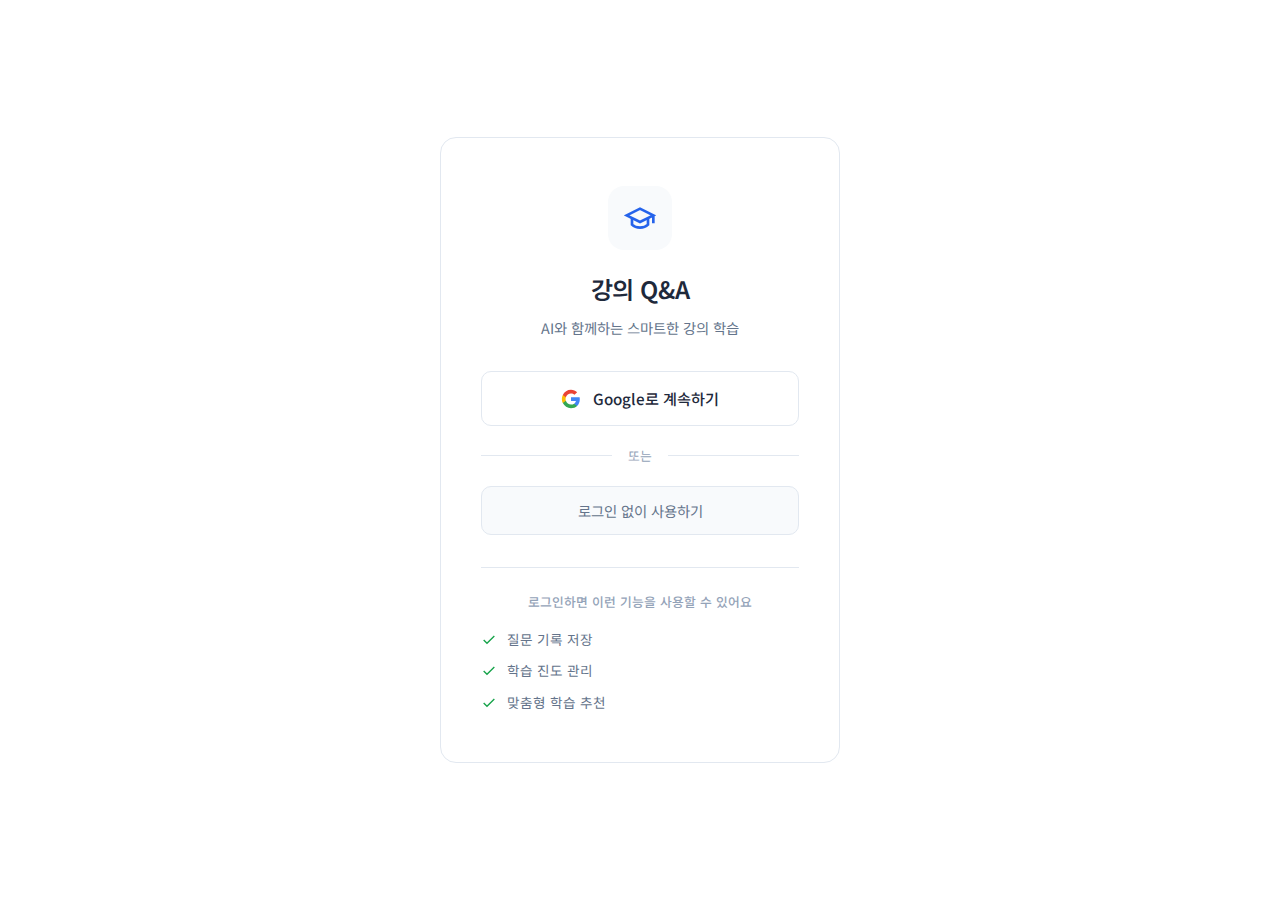
<file: templates/login.html>
<!DOCTYPE html>
<html lang="ko">
<head>
    <meta charset="UTF-8">
    <meta name="viewport" content="width=device-width, initial-scale=1.0">
    <title>로그인 - 강의 Q&A</title>
    <link rel="preconnect" href="https://fonts.googleapis.com">
    <link rel="preconnect" href="https://fonts.gstatic.com" crossorigin>
    <link href="https://fonts.googleapis.com/css2?family=Noto+Sans+KR:wght@300;400;500;700&display=swap" rel="stylesheet">
    <style>
        * {
            margin: 0;
            padding: 0;
            box-sizing: border-box;
        }

        :root {
            --primary-color: #2563eb;
            --primary-hover: #1d4ed8;
            --bg-color: #ffffff;
            --bg-secondary: #f8fafc;
            --text-primary: #1e293b;
            --text-secondary: #64748b;
            --text-muted: #94a3b8;
            --border-color: #e2e8f0;
            --success-color: #16a34a;
        }

        body {
            font-family: 'Noto Sans KR', -apple-system, BlinkMacSystemFont, sans-serif;
            background: var(--bg-color);
            min-height: 100vh;
            display: flex;
            align-items: center;
            justify-content: center;
            color: var(--text-primary);
            line-height: 1.6;
        }

        .login-container {
            background: var(--bg-color);
            padding: 48px 40px;
            border-radius: 16px;
            border: 1px solid var(--border-color);
            text-align: center;
            max-width: 400px;
            width: 90%;
        }

        .logo {
            width: 64px;
            height: 64px;
            background: var(--bg-secondary);
            border-radius: 16px;
            display: flex;
            align-items: center;
            justify-content: center;
            margin: 0 auto 20px;
        }

        .logo svg {
            width: 32px;
            height: 32px;
            color: var(--primary-color);
        }

        h1 {
            color: var(--text-primary);
            margin-bottom: 8px;
            font-size: 1.5rem;
            font-weight: 600;
            letter-spacing: -0.02em;
        }

        .subtitle {
            color: var(--text-secondary);
            margin-bottom: 32px;
            font-size: 0.9rem;
        }

        .google-btn {
            display: flex;
            align-items: center;
            justify-content: center;
            gap: 12px;
            width: 100%;
            padding: 14px 24px;
            background: var(--bg-color);
            border: 1px solid var(--border-color);
            border-radius: 10px;
            font-size: 0.95rem;
            font-weight: 500;
            color: var(--text-primary);
            cursor: pointer;
            transition: all 0.2s;
            text-decoration: none;
        }

        .google-btn:hover {
            border-color: var(--primary-color);
            background: var(--bg-secondary);
        }

        .google-btn svg {
            width: 20px;
            height: 20px;
        }

        .divider {
            display: flex;
            align-items: center;
            margin: 20px 0;
            color: var(--text-muted);
            font-size: 0.8rem;
        }

        .divider::before,
        .divider::after {
            content: '';
            flex: 1;
            height: 1px;
            background: var(--border-color);
        }

        .divider span {
            padding: 0 16px;
        }

        .guest-btn {
            display: block;
            width: 100%;
            padding: 12px 24px;
            background: var(--bg-secondary);
            border: 1px solid var(--border-color);
            border-radius: 10px;
            font-size: 0.9rem;
            color: var(--text-secondary);
            cursor: pointer;
            transition: all 0.2s;
            text-decoration: none;
        }

        .guest-btn:hover {
            background: var(--bg-color);
            border-color: var(--text-muted);
            color: var(--text-primary);
        }

        .error-msg {
            background: #fef2f2;
            color: #dc2626;
            padding: 12px;
            border-radius: 8px;
            margin-bottom: 20px;
            font-size: 0.85rem;
            border: 1px solid #fecaca;
        }

        .features {
            margin-top: 32px;
            padding-top: 24px;
            border-top: 1px solid var(--border-color);
        }

        .features h3 {
            font-size: 0.8rem;
            font-weight: 500;
            color: var(--text-muted);
            margin-bottom: 16px;
        }

        .feature-list {
            display: flex;
            flex-direction: column;
            gap: 10px;
        }

        .feature-item {
            display: flex;
            align-items: center;
            gap: 10px;
            font-size: 0.85rem;
            color: var(--text-secondary);
        }

        .feature-item svg {
            width: 16px;
            height: 16px;
            color: var(--success-color);
            flex-shrink: 0;
        }
    </style>
</head>
<body>
    <div class="login-container">
        <div class="logo">
            <svg viewBox="0 0 24 24" fill="none" stroke="currentColor" stroke-width="2">
                <path d="M22 10v6M2 10l10-5 10 5-10 5z"/>
                <path d="M6 12v5c3 3 9 3 12 0v-5"/>
            </svg>
        </div>
        <h1>강의 Q&A</h1>
        <p class="subtitle">AI와 함께하는 스마트한 강의 학습</p>

        <div id="errorMsg" class="error-msg" style="display: none;"></div>

        <a href="/auth/google" class="google-btn">
            <svg viewBox="0 0 24 24">
                <path fill="#4285F4" d="M22.56 12.25c0-.78-.07-1.53-.2-2.25H12v4.26h5.92c-.26 1.37-1.04 2.53-2.21 3.31v2.77h3.57c2.08-1.92 3.28-4.74 3.28-8.09z"/>
                <path fill="#34A853" d="M12 23c2.97 0 5.46-.98 7.28-2.66l-3.57-2.77c-.98.66-2.23 1.06-3.71 1.06-2.86 0-5.29-1.93-6.16-4.53H2.18v2.84C3.99 20.53 7.7 23 12 23z"/>
                <path fill="#FBBC05" d="M5.84 14.09c-.22-.66-.35-1.36-.35-2.09s.13-1.43.35-2.09V7.07H2.18C1.43 8.55 1 10.22 1 12s.43 3.45 1.18 4.93l2.85-2.22.81-.62z"/>
                <path fill="#EA4335" d="M12 5.38c1.62 0 3.06.56 4.21 1.64l3.15-3.15C17.45 2.09 14.97 1 12 1 7.7 1 3.99 3.47 2.18 7.07l3.66 2.84c.87-2.6 3.3-4.53 6.16-4.53z"/>
            </svg>
            Google로 계속하기
        </a>

        <div class="divider"><span>또는</span></div>

        <a href="/guest" class="guest-btn">로그인 없이 사용하기</a>

        <div class="features">
            <h3>로그인하면 이런 기능을 사용할 수 있어요</h3>
            <div class="feature-list">
                <div class="feature-item">
                    <svg viewBox="0 0 24 24" fill="none" stroke="currentColor" stroke-width="2">
                        <polyline points="20 6 9 17 4 12"></polyline>
                    </svg>
                    <span>질문 기록 저장</span>
                </div>
                <div class="feature-item">
                    <svg viewBox="0 0 24 24" fill="none" stroke="currentColor" stroke-width="2">
                        <polyline points="20 6 9 17 4 12"></polyline>
                    </svg>
                    <span>학습 진도 관리</span>
                </div>
                <div class="feature-item">
                    <svg viewBox="0 0 24 24" fill="none" stroke="currentColor" stroke-width="2">
                        <polyline points="20 6 9 17 4 12"></polyline>
                    </svg>
                    <span>맞춤형 학습 추천</span>
                </div>
            </div>
        </div>
    </div>

    <script>
        const urlParams = new URLSearchParams(window.location.search);
        const error = urlParams.get('error');
        if (error) {
            const errorMsg = document.getElementById('errorMsg');
            errorMsg.style.display = 'block';
            errorMsg.textContent = '로그인에 실패했습니다. 다시 시도해주세요.';
        }
    </script>
</body>
</html>
</file>
